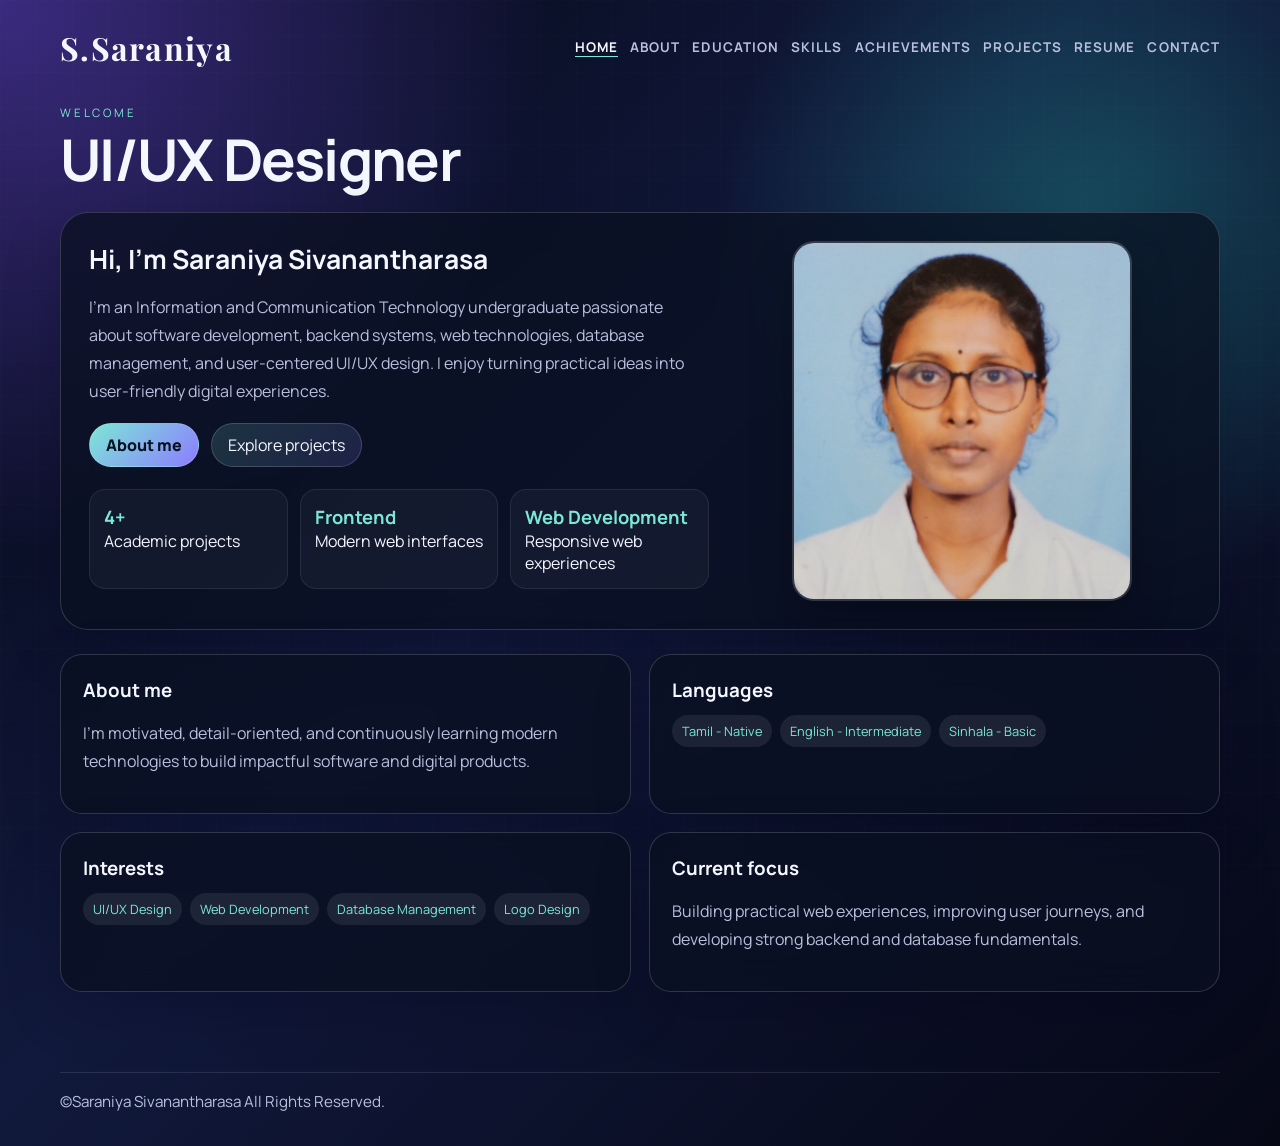
<file: index.html>
<!DOCTYPE html>
<html lang="en">
<head>
  <meta charset="UTF-8" />
  <meta name="viewport" content="width=device-width, initial-scale=1.0" />
  <title>Saraniya | Portfolio</title>
  <link rel="preconnect" href="https://fonts.googleapis.com" />
  <link rel="preconnect" href="https://fonts.gstatic.com" crossorigin />
  <link href="https://fonts.googleapis.com/css2?family=Manrope:wght@400;600;700;800&family=Playfair+Display:wght@600;700&display=swap" rel="stylesheet" />
  <link rel="stylesheet" href="style.css" />
</head>
<body>
  <header>
    <a class="logo" href="index.html">S.Saraniya</a>
    <nav>
      <a class="on" href="index.html">Home</a>
      <a href="about.html">About</a>
      <a href="education.html">Education</a>
      <a href="skills.html">Skills</a>
      <a href="achievements.html">Achievements</a>
      <a href="projects.html">Projects</a>
      <a href="resume.html">Resume</a>
      <a href="contact.html">Contact</a>
    </nav>
  </header>
  <main>
    <section class="page-intro">
      <i>Welcome</i>
      <h1>UI/UX Designer</h1>
    </section>
    <section class="hero">
      <div>
        <h2>Hi, I'm Saraniya Sivanantharasa</h2>
        <p>I'm an Information and Communication Technology undergraduate passionate about software development, backend systems, web technologies, database management, and user-centered UI/UX design. I enjoy turning practical ideas into user-friendly digital experiences.</p>
        <div class="btn-row">
          <a class="btn primary" href="about.html">About me</a>
          <a class="btn" href="projects.html">Explore projects</a>
        </div>
        <div class="stats">
          <div class="stat"><strong>4+</strong><span>Academic projects</span></div>
          <div class="stat"><strong>Frontend</strong><span>Modern web interfaces</span></div>
          <div class="stat"><strong>Web Development</strong><span>Responsive web experiences</span></div>
        </div>
      </div>
      <img src="images/profile.jpeg" alt="Saraniya portrait" />
    </section>
    <section class="grid">
      <article class="card">
        <h3>About me</h3>
        <p>I'm motivated, detail-oriented, and continuously learning modern technologies to build impactful software and digital products.</p>
      </article>
      <article class="card">
        <h3>Languages</h3>
        <div class="tag-list">
          <span>Tamil - Native</span>
          <span>English - Intermediate</span>
          <span>Sinhala - Basic</span>
        </div>
      </article>
      <article class="card">
        <h3>Interests</h3>
        <div class="tag-list">
          <span>UI/UX Design</span>
          <span>Web Development</span>
          <span>Database Management</span>
          <span>Logo Design</span>
        </div>
      </article>
      <article class="card">
        <h3>Current focus</h3>
        <p>Building practical web experiences, improving user journeys, and developing strong backend and database fundamentals.</p>
      </article>
    </section>
  </main>
  <footer>©Saraniya Sivanantharasa All Rights Reserved.</footer>
</body>
</html>
</file>
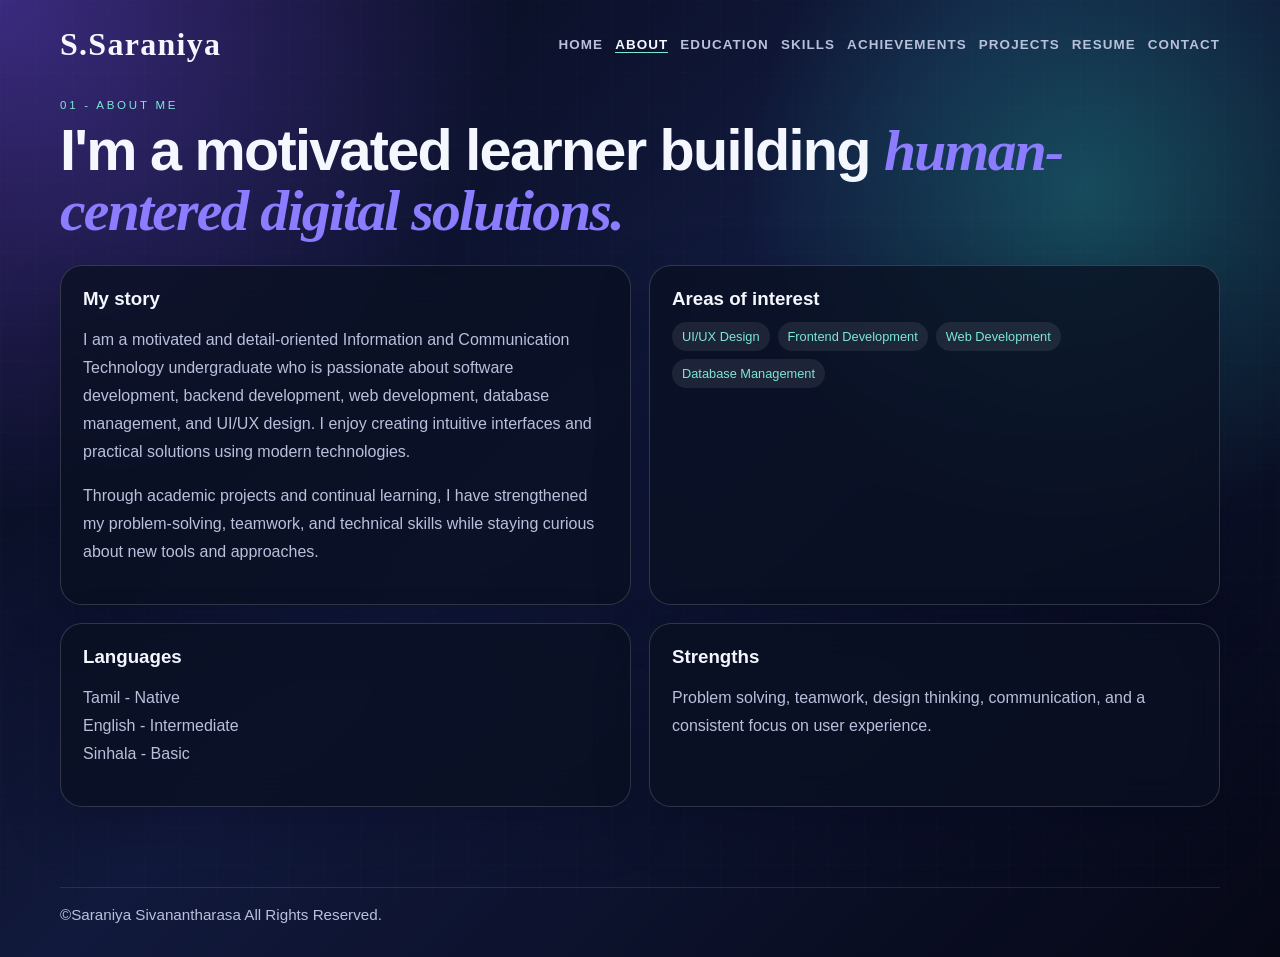
<file: about.html>
<!DOCTYPE html>
<html lang="en">
<head>
  <meta charset="UTF-8" />
  <meta name="viewport" content="width=device-width, initial-scale=1.0" />
  <title>About | Saraniya</title>
  <link rel="stylesheet" href="style.css" />
</head>
<body>
  <header>
    <a class="logo" href="index.html">S.Saraniya</a>
    <nav>
      <a href="index.html">Home</a>
      <a class="on" href="about.html">About</a>
      <a href="education.html">Education</a>
      <a href="skills.html">Skills</a>
      <a href="achievements.html">Achievements</a>
      <a href="projects.html">Projects</a>
      <a href="resume.html">Resume</a>
      <a href="contact.html">Contact</a>
    </nav>
  </header>
  <main>
    <section class="page-intro">
      <i>01 - ABOUT ME</i>
      <h1>I'm a motivated learner building <em>human-centered digital solutions.</em></h1>
    </section>
    <section class="grid">
      <article class="card">
        <h3>My story</h3>
        <p>I am a motivated and detail-oriented Information and Communication Technology undergraduate who is passionate about software development, backend development, web development, database management, and UI/UX design. I enjoy creating intuitive interfaces and practical solutions using modern technologies.</p>
        <p>Through academic projects and continual learning, I have strengthened my problem-solving, teamwork, and technical skills while staying curious about new tools and approaches.</p>
      </article>
      <article class="card">
        <h3>Areas of interest</h3>
        <div class="tag-list">
          <span>UI/UX Design</span>
          <span>Frontend Development</span>
          <span>Web Development</span>
          <span>Database Management</span>
        
        </div>
      </article>
      <article class="card">
        <h3>Languages</h3>
        <p>Tamil - Native<br />English - Intermediate<br />Sinhala - Basic</p>
      </article>
      <article class="card">
        <h3>Strengths</h3>
        <p>Problem solving, teamwork, design thinking, communication, and a consistent focus on user experience.</p>
      </article>
    </section>
  </main>
  <footer>©Saraniya Sivanantharasa All Rights Reserved.</footer>
</body>
</html>
</file>
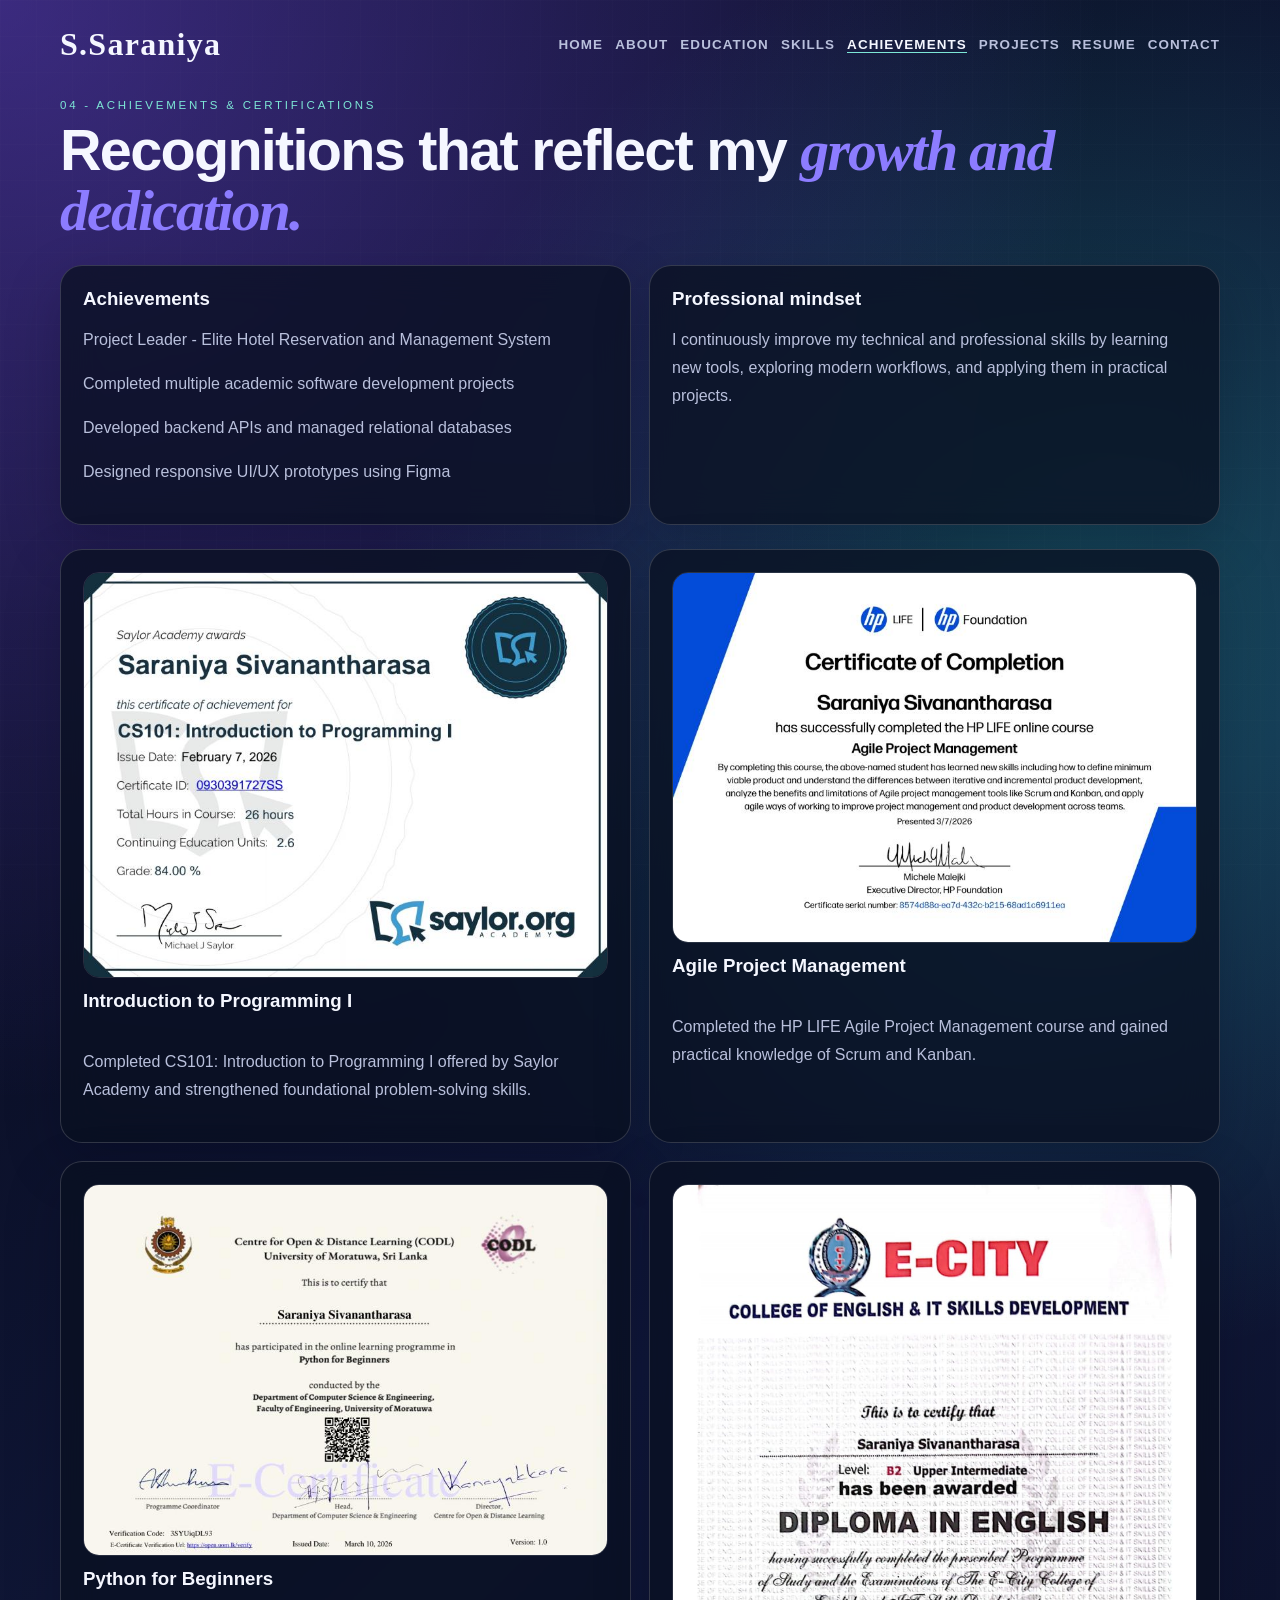
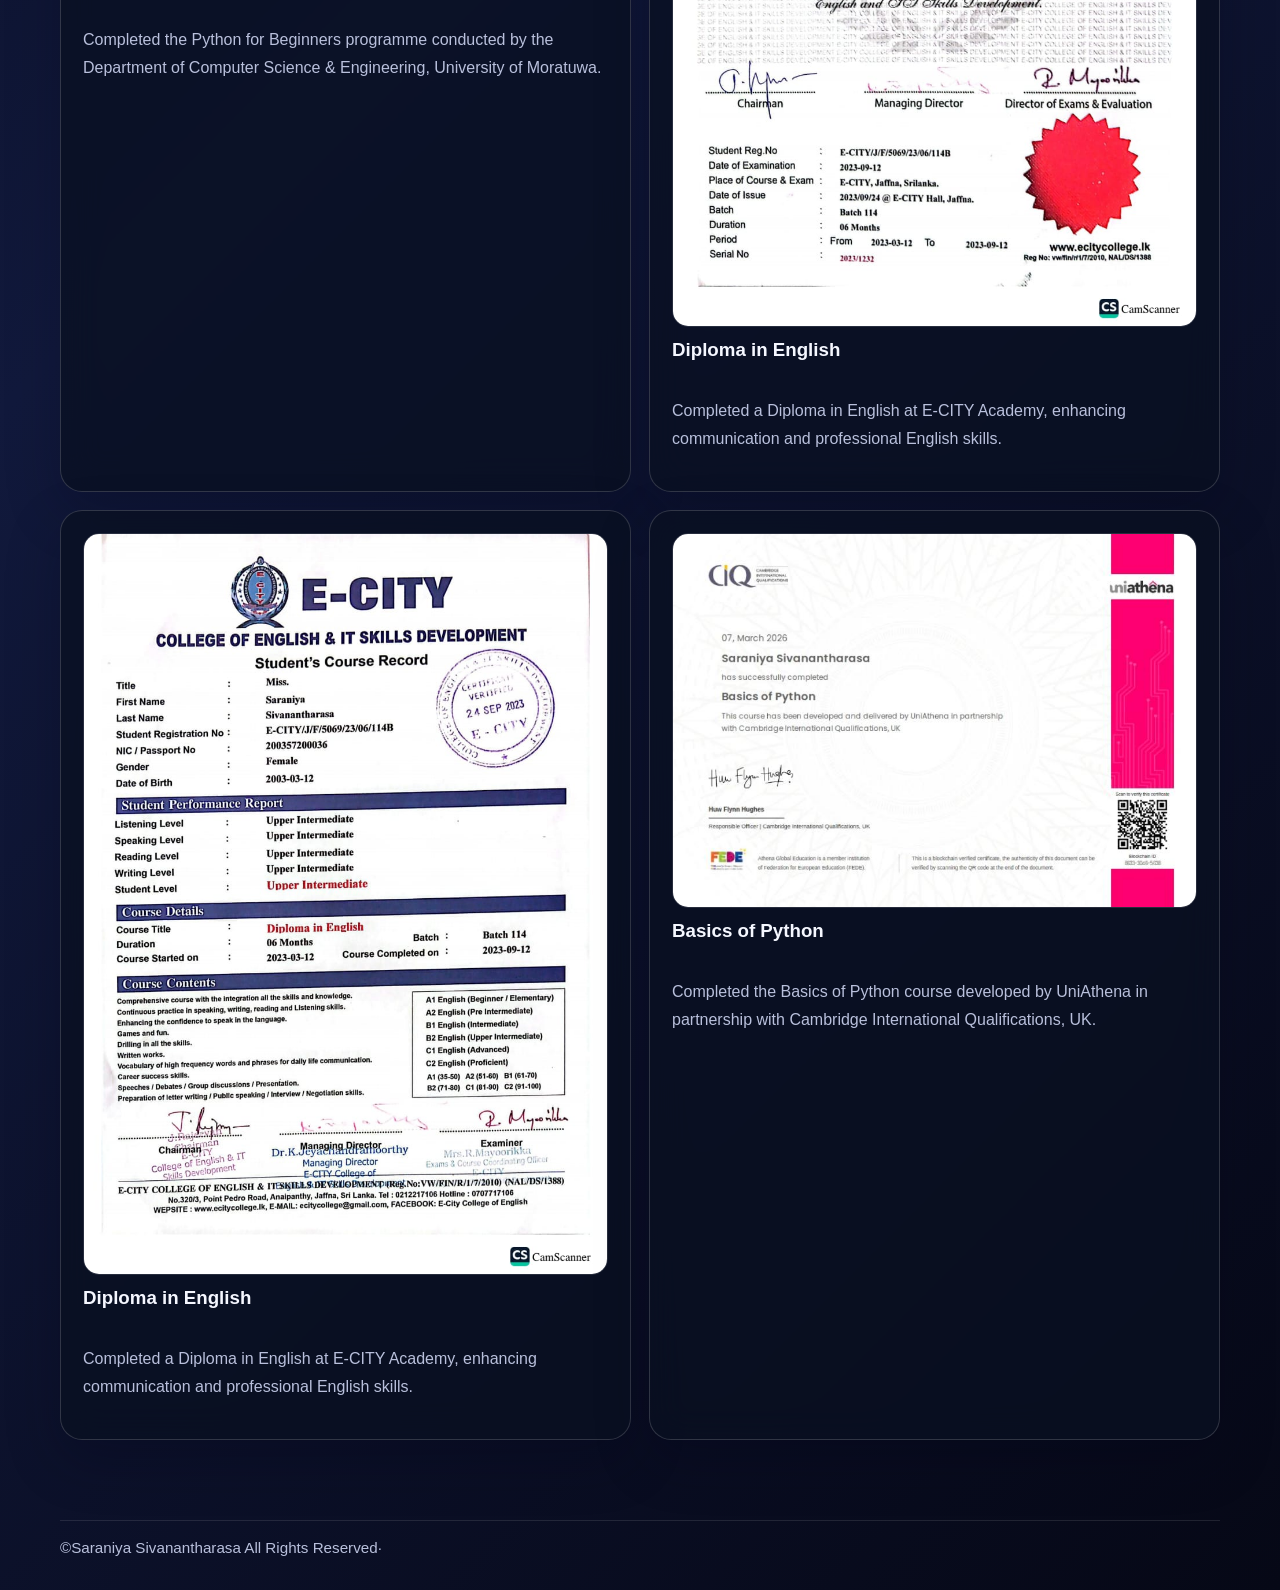
<file: achievements.html>
<!DOCTYPE html>
<html lang="en">
<head>
  <meta charset="UTF-8" />
  <meta name="viewport" content="width=device-width, initial-scale=1.0" />
  <title>Achievements | Saraniya</title>
  <link rel="stylesheet" href="style.css" />
</head>
<body>
  <header>
    <a class="logo" href="index.html">S.Saraniya</a>
    <nav>
      <a href="index.html">Home</a>
      <a href="about.html">About</a>
      <a href="education.html">Education</a>
      <a href="skills.html">Skills</a>
      <a class="on" href="achievements.html">Achievements</a>
      <a href="projects.html">Projects</a>
      <a href="resume.html">Resume</a>
      <a href="contact.html">Contact</a>
    </nav>
  </header>
  <main>
    <section class="page-intro">
      <i>04 - ACHIEVEMENTS & CERTIFICATIONS</i>
      <h1>Recognitions that reflect my <em>growth and dedication.</em></h1>
    </section>
    <section class="grid">
      <article class="card">
        <h3>Achievements</h3>
        <p>Project Leader - Elite Hotel Reservation and Management System</p>
        <p>Completed multiple academic software development projects</p>
        <p>Developed backend APIs and managed relational databases</p>
        <p>Designed responsive UI/UX prototypes using Figma</p>
      </article>
      <article class="card">
        <h3>Professional mindset</h3>
        <p>I continuously improve my technical and professional skills by learning new tools, exploring modern workflows, and applying them in practical projects.</p>
      </article>
    </section>
    <section class="cert-grid">
      <article class="card cert-card">
        <img src="images/certificates/certificate1.jpeg" alt="Introduction to Programming I certificate" />
        <h3>Introduction to Programming I</h3>
        <p>Completed CS101: Introduction to Programming I offered by Saylor Academy and strengthened foundational problem-solving skills.</p>
      </article>
      <article class="card cert-card">
        <img src="images/certificates/certificate2.jpeg" alt="Agile Project Management certificate" />
        <h3>Agile Project Management</h3>
        <p>Completed the HP LIFE Agile Project Management course and gained practical knowledge of Scrum and Kanban.</p>
      </article>
      <article class="card cert-card">
        <img src="images/certificates/certificate3.jpeg" alt="Python for Beginners certificate" />
        <h3>Python for Beginners</h3>
        <p>Completed the Python for Beginners programme conducted by the Department of Computer Science & Engineering, University of Moratuwa.</p>
      </article>
      <article class="card cert-card">
        <img src="images/certificates/certificate5.jpeg" alt="Diploma in English certificate" />
        <h3>Diploma in English</h3>
        <p>Completed a Diploma in English at E-CITY Academy, enhancing communication and professional English skills.</p>
      </article>
      <article class="card cert-card">
        <img src="images/certificates/certificate6.jpeg" alt="Diploma in English certificate" />
        <h3>Diploma in English</h3>
        <p>Completed a Diploma in English at E-CITY Academy, enhancing communication and professional English skills.</p>
      </article>
      <article class="card cert-card">
        <img src="images/certificates/certificate7.jpeg" alt="Project Management 101 certificate" />
        <h3>Basics of Python</h3>
        <p>Completed the Basics of Python course developed by UniAthena in partnership with Cambridge International Qualifications, UK.</p>
      </article>
    </section>
  </main>
  <footer>©Saraniya Sivanantharasa All Rights Reserved· </footer>
</body>
</html>
</file>
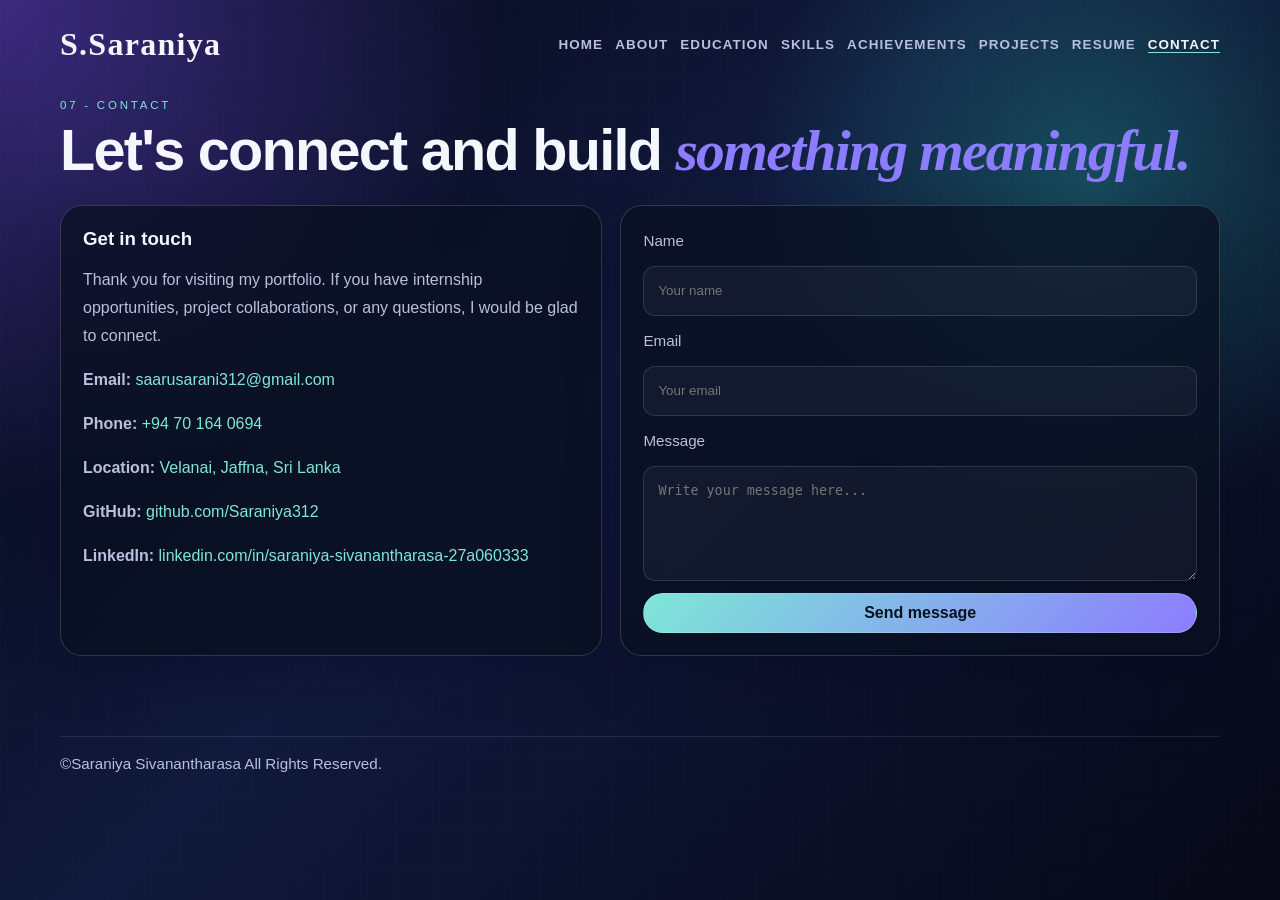
<file: contact.html>
<!DOCTYPE html>
<html lang="en">
<head>
  <meta charset="UTF-8" />
  <meta name="viewport" content="width=device-width, initial-scale=1.0" />
  <title>Contact | Saraniya</title>
  <link rel="stylesheet" href="style.css" />
</head>
<body>
  <header>
    <a class="logo" href="index.html">S.Saraniya</a>
    <nav>
      <a href="index.html">Home</a>
      <a href="about.html">About</a>
      <a href="education.html">Education</a>
      <a href="skills.html">Skills</a>
      <a href="achievements.html">Achievements</a>
      <a href="projects.html">Projects</a>
      <a href="resume.html">Resume</a>
      <a class="on" href="contact.html">Contact</a>
    </nav>
  </header>
  <main>
    <section class="page-intro">
      <i>07 - CONTACT</i>
      <h1>Let's connect and build <em>something meaningful.</em></h1>
    </section>
    <section class="contact-wrap">
      <article class="contact-card">
        <h3>Get in touch</h3>
        <p>Thank you for visiting my portfolio. If you have internship opportunities, project collaborations, or any questions, I would be glad to connect.</p>
        <p><strong>Email:</strong> <a href="mailto:saarusarani312@gmail.com">saarusarani312@gmail.com</a></p>
        <p><strong>Phone:</strong> <a href="tel:+94701640694">+94 70 164 0694</a></p>
        <p><strong>Location:</strong> <a href="https://maps.app.goo.gl/Jn2BxbfatQN2xSCCA" target="_blank" rel="noopener noreferrer">Velanai, Jaffna, Sri Lanka</a></p>
        <p><strong>GitHub:</strong> <a href="https://github.com/Saraniya312" target="_blank" rel="noopener noreferrer">github.com/Saraniya312</a></p>
        <p><strong>LinkedIn:</strong> <a href="https://www.linkedin.com/in/saraniya-sivanantharasa-27a060333" target="_blank" rel="noopener noreferrer">linkedin.com/in/saraniya-sivanantharasa-27a060333</a></p>
      </article>
      <form>
        <label for="name">Name</label>
        <input id="name" type="text" placeholder="Your name" />
        <label for="email">Email</label>
        <input id="email" type="email" placeholder="Your email" />
        <label for="message">Message</label>
        <textarea id="message" placeholder="Write your message here..."></textarea>
        <a class="btn primary" href="mailto:saarusarani312@gmail.com">Send message</a>
      </form>
    </section>
  </main>
  <footer>©Saraniya Sivanantharasa All Rights Reserved.</footer>
</body>
</html>
</file>
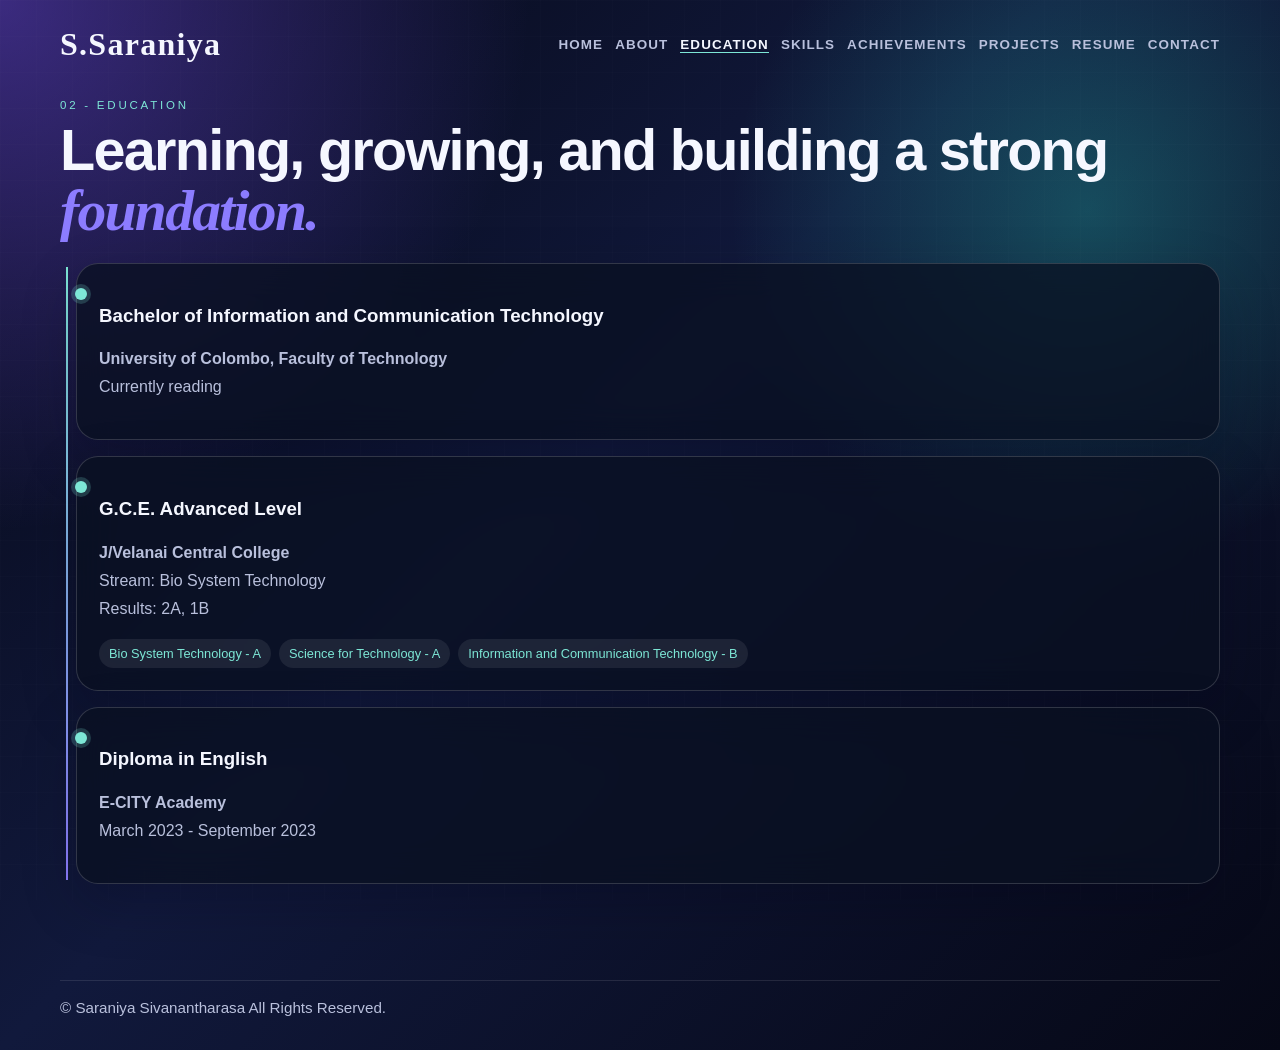
<file: education.html>
<!DOCTYPE html>
<html lang="en">
<head>
  <meta charset="UTF-8" />
  <meta name="viewport" content="width=device-width, initial-scale=1.0" />
  <title>Education | Saraniya</title>
  <link rel="stylesheet" href="style.css" />
</head>
<body>
  <header>
    <a class="logo" href="index.html">S.Saraniya</a>
    <nav>
      <a href="index.html">Home</a>
      <a href="about.html">About</a>
      <a class="on" href="education.html">Education</a>
      <a href="skills.html">Skills</a>
      <a href="achievements.html">Achievements</a>
      <a href="projects.html">Projects</a>
      <a href="resume.html">Resume</a>
      <a href="contact.html">Contact</a>
    </nav>
  </header>
  <main>
    <section class="page-intro">
      <i>02 - EDUCATION</i>
      <h1>Learning, growing, and building a strong <em>foundation.</em></h1>
    </section>
    <section class="timeline">
      <article class="timeline-item">
        <h3>Bachelor of Information and Communication Technology</h3>
        <p><strong>University of Colombo, Faculty of Technology</strong><br />Currently reading</p>
      </article>
      <article class="timeline-item">
        <h3>G.C.E. Advanced Level</h3>
        <p><strong>J/Velanai Central College</strong><br />Stream: Bio System Technology<br />Results: 2A, 1B</p>
        <div class="tag-list">
          <span>Bio System Technology - A</span>
          <span>Science for Technology - A</span>
          <span>Information and Communication Technology - B</span>
        </div>
      </article>
      <article class="timeline-item">
        <h3>Diploma in English</h3>
        <p><strong>E-CITY Academy</strong><br />March 2023 - September 2023</p>
      </article>
    </section>
  </main>
  <footer>© Saraniya Sivanantharasa All Rights Reserved.</footer>
</body>
</html>
</file>
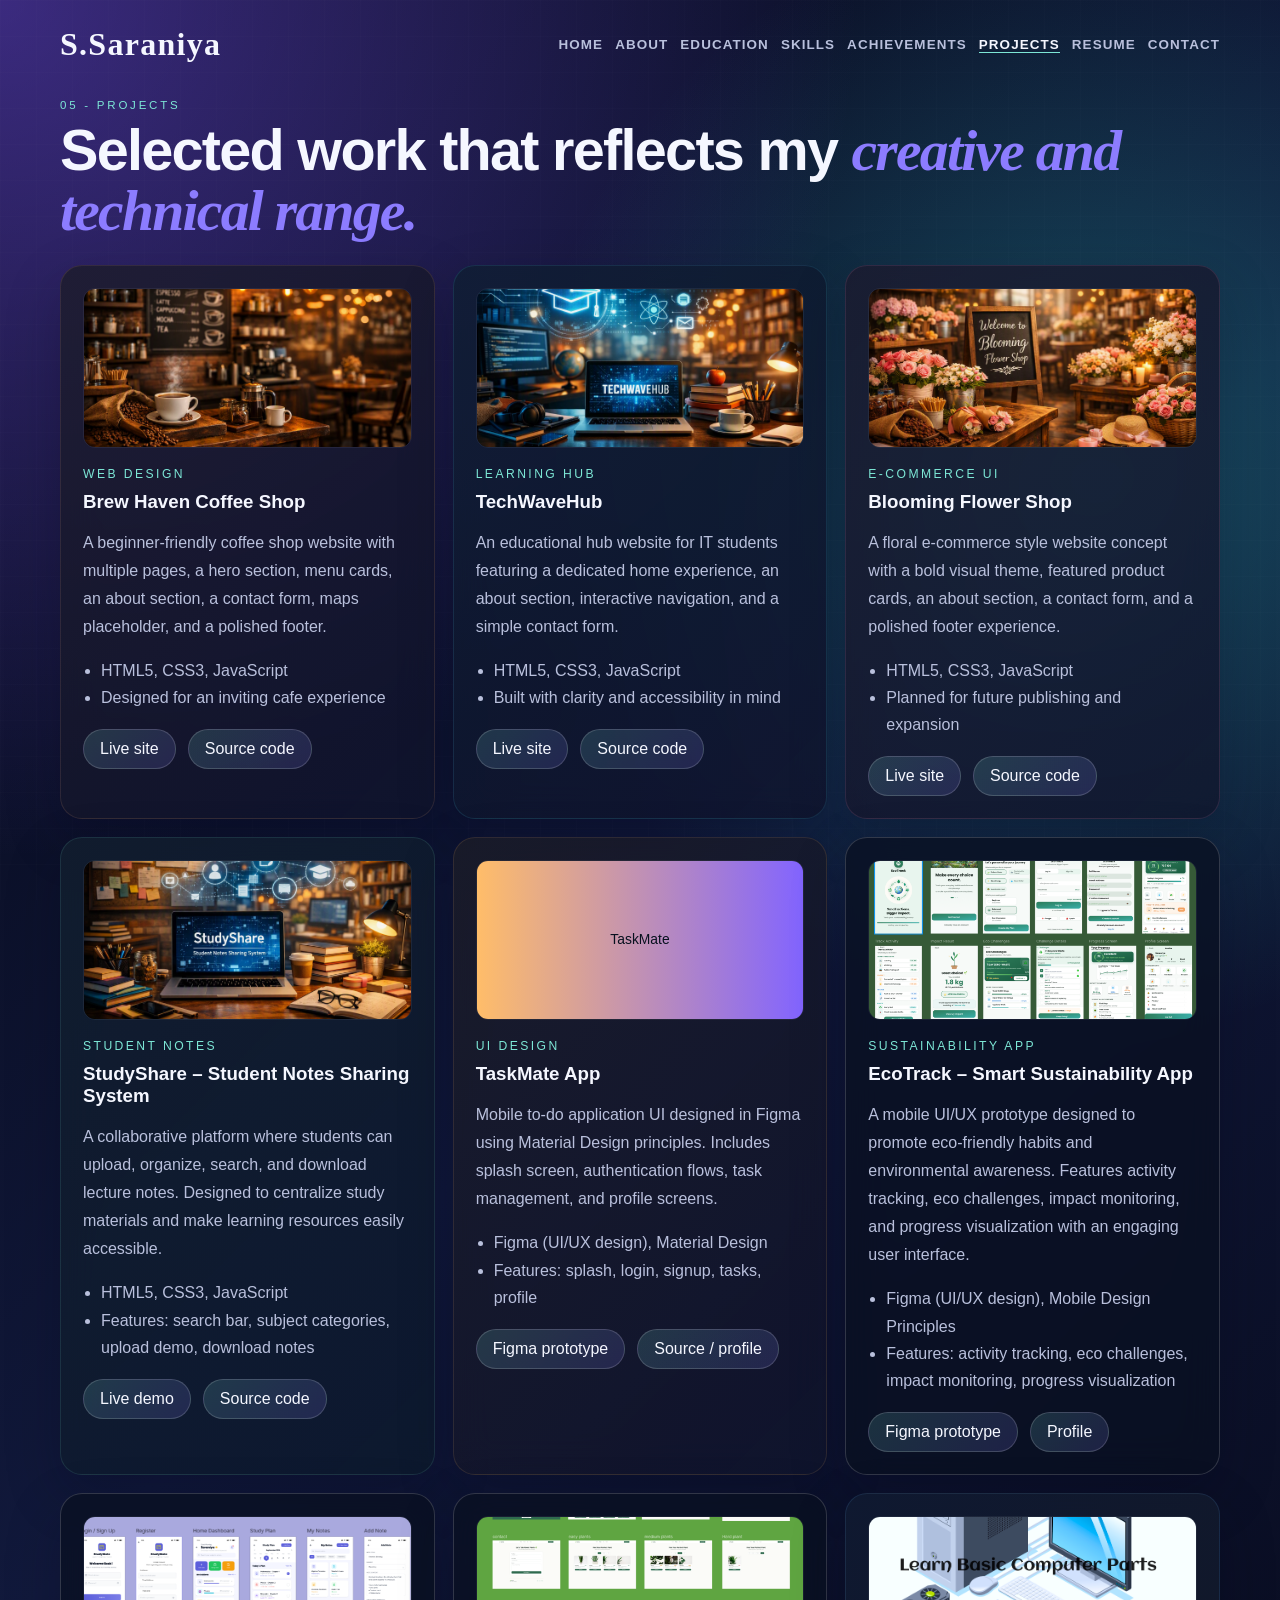
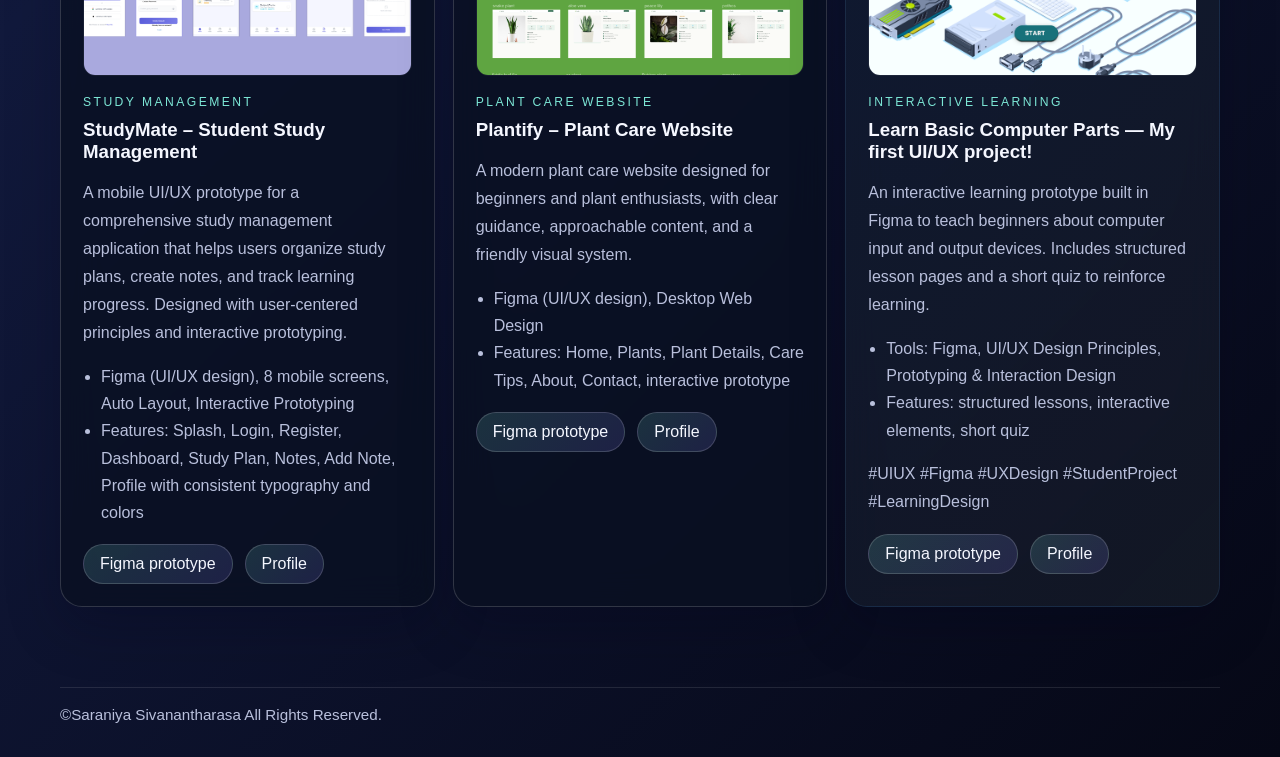
<file: projects.html>
<!DOCTYPE html>
<html lang="en">
<head>
  <meta charset="UTF-8" />
  <meta name="viewport" content="width=device-width, initial-scale=1.0" />
  <title>Projects | Saraniya</title>
  <link rel="stylesheet" href="style.css" />
</head>
<body>
  <header>
    <a class="logo" href="index.html">S.Saraniya</a>
    <nav>
      <a href="index.html">Home</a>
      <a href="about.html">About</a>
      <a href="education.html">Education</a>
      <a href="skills.html">Skills</a>
      <a href="achievements.html">Achievements</a>
      <a class="on" href="projects.html">Projects</a>
      <a href="resume.html">Resume</a>
      <a href="contact.html">Contact</a>
    </nav>
  </header>
  <main>
    <section class="page-intro">
      <i>05 - PROJECTS</i>
      <h1>Selected work that reflects my <em>creative and technical range.</em></h1>
    </section>
    <section class="projects-grid">
      <article class="project-card brew-haven">
        <div class="thumb"><img src="images/projects/brew-haven-bg.png" alt="Brew Haven thumbnail"></div>
        <span class="pill">Web Design</span>
        <h3>Brew Haven Coffee Shop</h3>
        <p>A beginner-friendly coffee shop website with multiple pages, a hero section, menu cards, an about section, a contact form, maps placeholder, and a polished footer.</p>
        <ul>
          <li>HTML5, CSS3, JavaScript</li>
          <li>Designed for an inviting cafe experience</li>
        </ul>
        <div class="btn-row">
          <a class="btn" href="https://Saraniya312.github.io/Brew-haven-coffee-shop/" target="_blank" rel="noopener noreferrer">Live site</a>
          <a class="btn" href="https://github.com/Saraniya312" target="_blank" rel="noopener noreferrer">Source code</a>
        </div>
      </article>
      <article class="project-card techwavehub">
        <div class="thumb"><img src="images/projects/techwavehub-bg.png" alt="TechWaveHub thumbnail"></div>
        <span class="pill">Learning Hub</span>
        <h3>TechWaveHub</h3>
        <p>An educational hub website for IT students featuring a dedicated home experience, an about section, interactive navigation, and a simple contact form.</p>
        <ul>
          <li>HTML5, CSS3, JavaScript</li>
          <li>Built with clarity and accessibility in mind</li>
        </ul>
        <div class="btn-row">
          <a class="btn" href="https://Saraniya312.github.io/TechWave-Hub/" target="_blank" rel="noopener noreferrer">Live site</a>
          <a class="btn" href="https://github.com/Saraniya312" target="_blank" rel="noopener noreferrer">Source code</a>
        </div>
      </article>
      <article class="project-card blooming">
        <div class="thumb"><img src="images/projects/blooming-flower-bg.png" alt="Blooming Flower thumbnail"></div>
        <span class="pill">E-commerce UI</span>
        <h3>Blooming Flower Shop</h3>
        <p>A floral e-commerce style website concept with a bold visual theme, featured product cards, an about section, a contact form, and a polished footer experience.</p>
        <ul>
          <li>HTML5, CSS3, JavaScript</li>
          <li>Planned for future publishing and expansion</li>
        </ul>
        <div class="btn-row">
          <a class="btn" href="https://saraniya312.github.io/Blooming-Flower-Shop-/" target="_blank" rel="noopener noreferrer">Live site</a>
          <a class="btn" href="https://github.com/Saraniya312" target="_blank" rel="noopener noreferrer">Source code</a>
        </div>
      </article>
      <article class="project-card studyshare">
        <div class="thumb"><img src="images/projects/studyshare-bg.png" alt="StudyShare thumbnail"></div>
        <span class="pill">Student Notes</span>
        <h3>StudyShare – Student Notes Sharing System</h3>
        <p>A collaborative platform where students can upload, organize, search, and download lecture notes. Designed to centralize study materials and make learning resources easily accessible.</p>
        <ul>
          <li>HTML5, CSS3, JavaScript</li>
          <li>Features: search bar, subject categories, upload demo, download notes</li>
        </ul>
        <div class="btn-row">
          <a class="btn" href="https://saraniya312.github.io/StudyShare-Student-Notes-Sharing-System/" target="_blank" rel="noopener noreferrer">Live demo</a>
          <a class="btn" href="https://github.com/Saraniya312/StudyShare-Student-Notes-Sharing-System" target="_blank" rel="noopener noreferrer">Source code</a>
        </div>
      </article>
      <article class="project-card taskmate">
        <div class="thumb"><img src="images/projects/taskmate.svg" alt="TaskMate thumbnail"></div>
        <span class="pill">UI Design</span>
        <h3>TaskMate App</h3>
        <p>Mobile to-do application UI designed in Figma using Material Design principles. Includes splash screen, authentication flows, task management, and profile screens.</p>
        <ul>
          <li>Figma (UI/UX design), Material Design</li>
          <li>Features: splash, login, signup, tasks, profile</li>
        </ul>
        <div class="btn-row">
          <a class="btn" href="https://www.figma.com/proto/xzMB9vAe1ijKRiHowBv30t/TaskMate-App?node-id=0-1&t=tzqaetIzqPZSJILB-1" target="_blank" rel="noopener noreferrer">Figma prototype</a>
          <a class="btn" href="https://github.com/Saraniya312" target="_blank" rel="noopener noreferrer">Source / profile</a>
        </div>
      </article>
      <article class="project-card ecotrack">
        <div class="thumb"><img src="images/projects/EcoTrack.png" alt="EcoTrack thumbnail"></div>
        <span class="pill">Sustainability App</span>
        <h3>EcoTrack – Smart Sustainability App</h3>
        <p>A mobile UI/UX prototype designed to promote eco-friendly habits and environmental awareness. Features activity tracking, eco challenges, impact monitoring, and progress visualization with an engaging user interface.</p>
        <ul>
          <li>Figma (UI/UX design), Mobile Design Principles</li>
          <li>Features: activity tracking, eco challenges, impact monitoring, progress visualization</li>
        </ul>
        <div class="btn-row">
          <a class="btn" href="https://www.figma.com/proto/qjjGJ7Zj9PAuDl3YPLnQnI/Untitled?node-id=0-1&t=pixxXiUAVgRHP7QS-1" target="_blank" rel="noopener noreferrer">Figma prototype</a>
          <a class="btn" href="https://github.com/Saraniya312" target="_blank" rel="noopener noreferrer">Profile</a>
        </div>
      </article>
      <article class="project-card studymate">
        <div class="thumb"><img src="images/projects/Studymade.png" alt="StudyMate thumbnail"></div>
        <span class="pill">Study Management</span>
        <h3>StudyMate – Student Study Management</h3>
        <p>A mobile UI/UX prototype for a comprehensive study management application that helps users organize study plans, create notes, and track learning progress. Designed with user-centered principles and interactive prototyping.</p>
        <ul>
          <li>Figma (UI/UX design), 8 mobile screens, Auto Layout, Interactive Prototyping</li>
          <li>Features: Splash, Login, Register, Dashboard, Study Plan, Notes, Add Note, Profile with consistent typography and colors</li>
        </ul>
        <div class="btn-row">
          <a class="btn" href="https://www.figma.com/proto/LoxrIUDd2DGF5O2TOuyp7c/StudyMate?node-id=0-1&t=7howQc9EMJXGt5CU-1" target="_blank" rel="noopener noreferrer">Figma prototype</a>
          <a class="btn" href="https://github.com/Saraniya312" target="_blank" rel="noopener noreferrer">Profile</a>
        </div>
      </article>
      <article class="project-card plantify">
        <div class="thumb"><img src="images/projects/Plantify.png" alt="Plantify plant care website thumbnail"></div>
        <span class="pill">Plant Care Website</span>
        <h3>Plantify – Plant Care Website</h3>
        <p>A modern plant care website designed for beginners and plant enthusiasts, with clear guidance, approachable content, and a friendly visual system.</p>
        <ul>
          <li>Figma (UI/UX design), Desktop Web Design</li>
          <li>Features: Home, Plants, Plant Details, Care Tips, About, Contact, interactive prototype</li>
        </ul>
        <div class="btn-row">
          <a class="btn" href="https://www.figma.com/proto/wRkiDWYi5UXk7cZ1DoEbEe/%F0%9F%8C%BFPlantify?node-id=0-1&amp;t=d8MkUklT7HjYGeeI-1" target="_blank" rel="noopener noreferrer">Figma prototype</a>
          <a class="btn" href="https://github.com/Saraniya312" target="_blank" rel="noopener noreferrer">Profile</a>
        </div>
      </article>
      <article class="project-card learn-basic">
        <div class="thumb"><img src="images/projects/Learn Basic Computer Parts.png" alt="Learn Basic Computer Parts thumbnail"></div>
        <span class="pill">Interactive Learning</span>
        <h3>Learn Basic Computer Parts — My first UI/UX project!</h3>
        <p>An interactive learning prototype built in Figma to teach beginners about computer input and output devices. Includes structured lesson pages and a short quiz to reinforce learning.</p>
        <ul>
          <li>Tools: Figma, UI/UX Design Principles, Prototyping &amp; Interaction Design</li>
          <li>Features: structured lessons, interactive elements, short quiz</li>
        </ul>
        <p class="project-tags">#UIUX #Figma #UXDesign #StudentProject #LearningDesign</p>
        <div class="btn-row">
          <a class="btn" href="https://www.figma.com/proto/cTWEbYUNIq4FDHmOYm63eq/Learn-Basic-Computer-parts?node-id=1-2&starting-point-node-id=1%3A2&t=QHkPzmaZPWALxRsT-1" target="_blank" rel="noopener noreferrer">Figma prototype</a>
          <a class="btn" href="https://github.com/Saraniya312" target="_blank" rel="noopener noreferrer">Profile</a>
        </div>
      </article>
    </section>
  </main>
  <footer>©Saraniya Sivanantharasa All Rights Reserved.</footer>
</body>
</html>
</file>
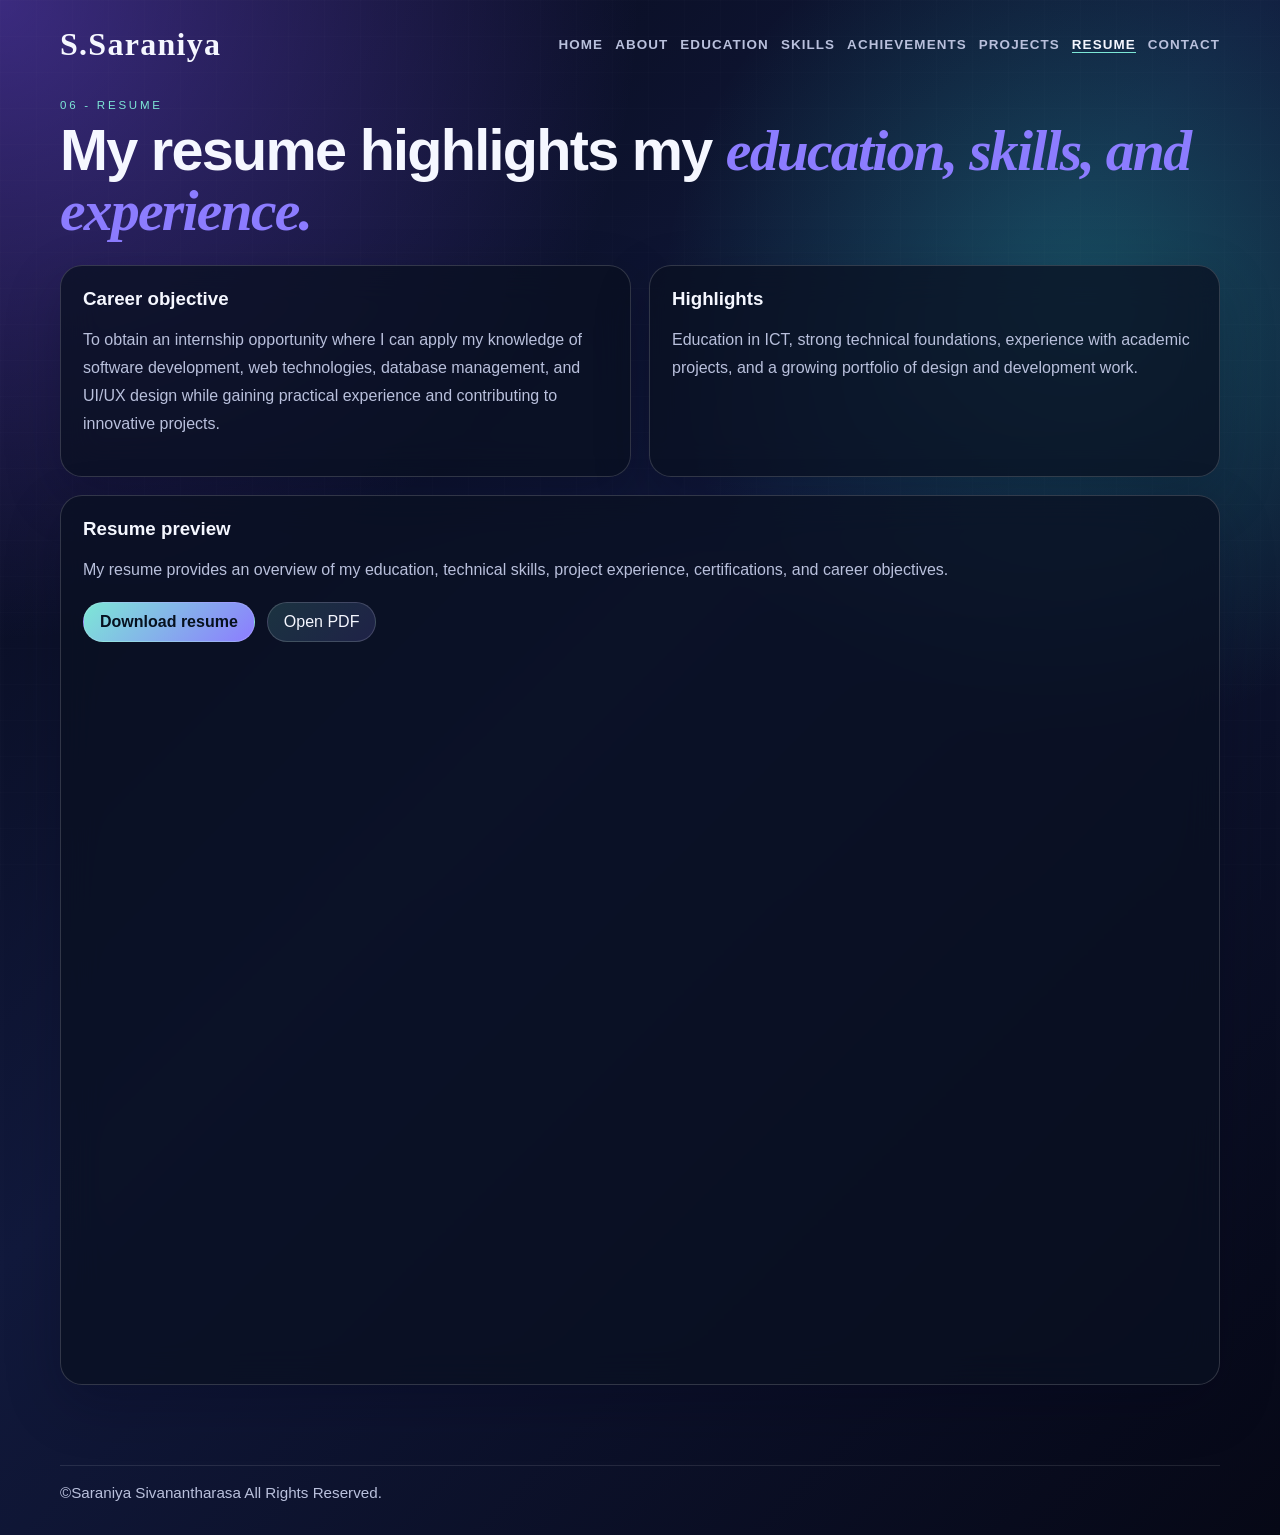
<file: resume.html>
<!DOCTYPE html>
<html lang="en">
<head>
  <meta charset="UTF-8" />
  <meta name="viewport" content="width=device-width, initial-scale=1.0" />
  <title>Resume | Saraniya</title>
  <link rel="stylesheet" href="style.css" />
</head>
<body>
  <header>
    <a class="logo" href="index.html">S.Saraniya</a>
    <nav>
      <a href="index.html">Home</a>
      <a href="about.html">About</a>
      <a href="education.html">Education</a>
      <a href="skills.html">Skills</a>
      <a href="achievements.html">Achievements</a>
      <a href="projects.html">Projects</a>
      <a class="on" href="resume.html">Resume</a>
      <a href="contact.html">Contact</a>
    </nav>
  </header>
  <main>
    <section class="page-intro">
      <i>06 - RESUME</i>
      <h1>My resume highlights my <em>education, skills, and experience.</em></h1>
    </section>
    <section class="grid">
      <article class="card">
        <h3>Career objective</h3>
        <p>To obtain an internship opportunity where I can apply my knowledge of software development, web technologies, database management, and UI/UX design while gaining practical experience and contributing to innovative projects.</p>
      </article>
      <article class="card">
        <h3>Highlights</h3>
        <p>Education in ICT, strong technical foundations, experience with academic projects, and a growing portfolio of design and development work.</p>
      </article>
    </section>
    <section class="panel resume-preview">
      <h3>Resume preview</h3>
      <p>My resume provides an overview of my education, technical skills, project experience, certifications, and career objectives.</p>
      <div class="btn-row">
        <a class="btn primary" href="docs/resume.pdf" download>Download resume</a>
        <a class="btn" href="docs/resume.pdf" target="_blank" rel="noopener noreferrer">Open PDF</a>
      </div>
      <iframe class="resume-frame" src="docs/resume.pdf" title="Saraniya resume"></iframe>
    </section>
  </main>
  <footer>©Saraniya Sivanantharasa All Rights Reserved.</footer>
</body>
</html>
</file>
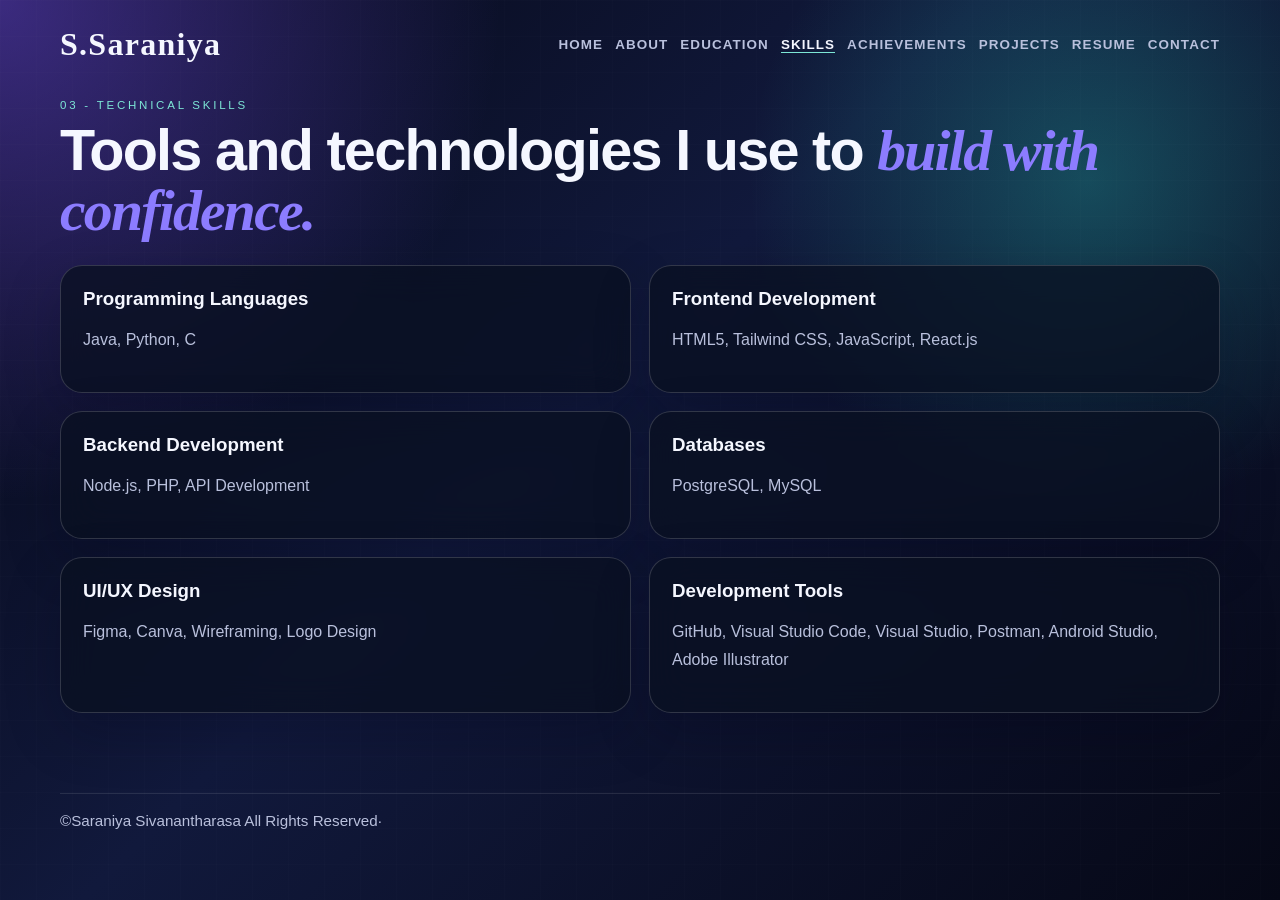
<file: skills.html>
<!DOCTYPE html>
<html lang="en">
<head>
  <meta charset="UTF-8" />
  <meta name="viewport" content="width=device-width, initial-scale=1.0" />
  <title>Skills | Saraniya</title>
  <link rel="stylesheet" href="style.css" />
</head>
<body>
  <header>
    <a class="logo" href="index.html">S.Saraniya</a>
    <nav>
      <a href="index.html">Home</a>
      <a href="about.html">About</a>
      <a href="education.html">Education</a>
      <a class="on" href="skills.html">Skills</a>
      <a href="achievements.html">Achievements</a>
      <a href="projects.html">Projects</a>
      <a href="resume.html">Resume</a>
      <a href="contact.html">Contact</a>
    </nav>
  </header>
  <main>
    <section class="page-intro">
      <i>03 - TECHNICAL SKILLS</i>
      <h1>Tools and technologies I use to <em>build with confidence.</em></h1>
    </section>
    <section class="grid">
      <article class="card">
        <h3>Programming Languages</h3>
        <p>Java, Python, C</p>
      </article>
      <article class="card">
        <h3>Frontend Development</h3>
        <p>HTML5, Tailwind CSS, JavaScript, React.js</p>
      </article>
      <article class="card">
        <h3>Backend Development</h3>
        <p>Node.js, PHP, API Development</p>
      </article>
      <article class="card">
        <h3>Databases</h3>
        <p>PostgreSQL, MySQL</p>
      </article>
      <article class="card">
        <h3>UI/UX Design</h3>
        <p>Figma, Canva, Wireframing, Logo Design</p>
      </article>
      <article class="card">
        <h3>Development Tools</h3>
        <p>GitHub, Visual Studio Code, Visual Studio, Postman, Android Studio, Adobe Illustrator</p>
      </article>
    </section>
  </main>
  <footer>©Saraniya Sivanantharasa All Rights Reserved·</footer>
</body>
</html>
</file>
<file: style.css>
:root {
  --bg: #060816;
  --panel: rgba(10, 17, 34, 0.76);
  --panel-strong: rgba(17, 24, 49, 0.95);
  --text: #f5f7ff;
  --muted: #b9c0dc;
  --accent: #7de7d6;
  --accent-2: #8c7cff;
  --border: rgba(255,255,255,0.16);
}
* { box-sizing: border-box; }
body {
  margin: 0;
  font-family: 'Manrope', Arial, sans-serif;
  color: var(--text);
  background:
    radial-gradient(circle at top left, rgba(124, 85, 255, 0.45), transparent 32%),
    radial-gradient(circle at 85% 20%, rgba(42, 216, 199, 0.28), transparent 26%),
    linear-gradient(135deg, #060816 0%, #11193c 45%, #060816 100%);
  min-height: 100vh;
}
body::before {
  content: '';
  position: fixed;
  inset: 0;
  pointer-events: none;
  background-image:
    linear-gradient(rgba(255,255,255,0.06) 1px, transparent 1px),
    linear-gradient(90deg, rgba(255,255,255,0.06) 1px, transparent 1px);
  background-size: 36px 36px;
  opacity: 0.22;
}
header, main, footer {
  width: min(1160px, calc(100% - 36px));
  margin: 0 auto;
}
header {
  display: flex;
  justify-content: space-between;
  align-items: center;
  padding: 26px 0 12px;
  gap: 18px;
}
.logo {
  text-decoration: none;
  color: var(--text);
  font-family: 'Playfair Display', Georgia, serif;
  font-size: 2rem;
  font-weight: 700;
  letter-spacing: 0.04em;
}
.logo span { color: var(--accent); }
nav { display: flex; flex-wrap: wrap; gap: 12px; justify-content: flex-end; }
nav a {
  color: var(--muted);
  text-decoration: none;
  font-size: 0.84rem;
  font-weight: 700;
  letter-spacing: 0.08em;
  text-transform: uppercase;
}
nav a:hover, nav a.on { color: var(--text); border-bottom: 1px solid var(--accent); }
main { padding: 24px 0 80px; }
.page-intro {
  display: flex; flex-direction: column; gap: 10px; margin-bottom: 22px;
}
.page-intro i {
  font-style: normal;
  color: var(--accent);
  letter-spacing: 0.24em;
  font-size: 0.72rem;
  text-transform: uppercase;
}
.page-intro h1 {
  margin: 0;
  font-size: clamp(2.2rem, 5.4vw, 3.6rem);
  line-height: 1.04;
  letter-spacing: -0.03em;
}
.page-intro h1 em {
  color: var(--accent-2);
  font-family: 'Playfair Display', Georgia, serif;
  font-style: italic;
  font-weight: 600;
}
.hero, .panel, .card, .timeline-item, .project-card, .contact-card, form {
  background: var(--panel);
  border: 1px solid var(--border);
  box-shadow: 0 20px 55px rgba(2, 6, 23, 0.24);
  -webkit-backdrop-filter: blur(18px);
  backdrop-filter: blur(18px);
}
.hero {
  display: grid;
  grid-template-columns: 1.15fr 0.85fr;
  gap: 24px;
  padding: 28px;
  border-radius: 28px;
}
.hero h2 { margin: 0 0 10px; font-size: 1.65rem; }
.hero p, .panel p, .card p, .timeline-item p, .project-card p, .contact-card p, form label, form input, form textarea {
  color: var(--muted);
  line-height: 1.75;
}
.hero img {
  width: 100%;
  max-width: 340px;
  height: 360px;
  border-radius: 22px;
  object-fit: cover;
  border: 2px solid rgba(255,255,255,0.16);
  justify-self: center;
  box-shadow: 0 18px 40px rgba(0, 0, 0, 0.28);
}
.btn-row { display: flex; flex-wrap: wrap; gap: 12px; margin-top: 18px; }
.btn {
  display: inline-flex;
  align-items: center;
  justify-content: center;
  padding: 10px 16px;
  border-radius: 999px;
  border: 1px solid var(--border);
  text-decoration: none;
  color: var(--text);
  background: linear-gradient(135deg, rgba(125,231,214,0.16), rgba(140,124,255,0.16));
}
.btn.primary { background: linear-gradient(135deg, var(--accent), var(--accent-2)); color: #07111f; font-weight: 800; }
.stats {
  display: grid; grid-template-columns: repeat(3, minmax(0,1fr)); gap: 12px; margin-top: 22px;
}
.stat {
  padding: 14px;
  border-radius: 16px;
  background: rgba(255,255,255,0.04);
  border: 1px solid rgba(255,255,255,0.08);
}
.stat strong { display: block; font-size: 1.15rem; color: var(--accent); }
.grid, .projects-grid, .cert-grid {
  display: grid; gap: 18px;
}
.grid { grid-template-columns: repeat(2, minmax(0,1fr)); margin-top: 24px; }
.card, .panel, .project-card, .contact-card, .timeline-item, form {
  border-radius: 22px;
  padding: 22px;
}
.card h3, .panel h3, .project-card h3, .contact-card h3 { margin-top: 0; margin-bottom: 8px; }
.tag-list {
  display: flex; flex-wrap: wrap; gap: 8px; margin-top: 12px;
}
.tag-list span {
  border-radius: 999px;
  padding: 7px 10px;
  background: rgba(255,255,255,0.08);
  color: var(--accent);
  font-size: 0.8rem;
}
.timeline {
  position: relative; margin-top: 22px; padding-left: 16px;
}
.timeline::before {
  content: '';
  position: absolute;
  left: 6px;
  top: 4px;
  bottom: 4px;
  width: 2px;
  background: linear-gradient(var(--accent), var(--accent-2));
}
.timeline-item { margin-bottom: 16px; padding-left: 22px; position: relative; }
.timeline-item::before {
  content: '';
  position: absolute; left: -2px; top: 24px; width: 12px; height: 12px; border-radius: 50%; background: var(--accent); box-shadow: 0 0 0 4px rgba(125,231,214,0.2);
}
.projects-grid { grid-template-columns: repeat(3, minmax(0,1fr)); margin-top: 24px; }
.project-card .pill { display: inline-block; margin-bottom: 10px; font-size: 0.76rem; text-transform: uppercase; letter-spacing: 0.2em; color: var(--accent); }
.project-card ul { padding-left: 18px; color: var(--muted); line-height: 1.7; }
.cert-grid { grid-template-columns: repeat(2, minmax(0,1fr)); margin-top: 24px; }
.cert-card { display: flex; flex-direction: column; gap: 12px; }
.cert-card img {
  width: 100%;
  border-radius: 16px;
  border: 1px solid rgba(255,255,255,0.12);
}
.project-card .thumb { margin-bottom: 12px; }
.project-card .thumb img { width: 100%; height: 160px; object-fit: cover; border-radius: 12px; border: 1px solid rgba(255,255,255,0.06); }
.contact-wrap {
  display: grid; grid-template-columns: 0.95fr 1.05fr; gap: 18px; margin-top: 24px;
}
.resume-preview { margin-top: 18px; }
.resume-frame {
  width: 100%;
  min-height: 700px;
  margin-top: 16px;
  border: 0;
  border-radius: 16px;
}

/* Unique backgrounds for project cards */
.project-card.brew-haven {
  background: linear-gradient(135deg, rgba(255,183,128,0.06), rgba(125,85,255,0.04)), var(--panel);
  border-color: rgba(255,183,128,0.12);
}
.project-card.techwavehub {
  background: linear-gradient(135deg, rgba(72,219,251,0.06), rgba(124,58,237,0.04)), var(--panel);
  border-color: rgba(72,219,251,0.12);
}
.project-card.blooming {
  background: linear-gradient(135deg, rgba(255,147,193,0.06), rgba(140,124,255,0.04)), var(--panel);
  border-color: rgba(255,147,193,0.12);
}
.project-card.studyshare {
  background: linear-gradient(135deg, rgba(125,231,214,0.06), rgba(64,196,255,0.04)), var(--panel);
  border-color: rgba(125,231,214,0.12);
}
.project-card.taskmate {
  background: linear-gradient(135deg, rgba(255,189,105,0.06), rgba(130,100,255,0.04)), var(--panel);
  border-color: rgba(255,189,105,0.12);
}
.project-card.learn-basic {
  background: linear-gradient(135deg, rgba(100,180,255,0.06), rgba(255,236,148,0.04)), var(--panel);
  border-color: rgba(100,180,255,0.12);
}
.contact-card a { color: var(--accent); text-decoration: none; }
form { display: grid; gap: 12px; }
form label { font-size: 0.95rem; }
form input, form textarea {
  width: 100%; border: 1px solid rgba(255,255,255,0.12); border-radius: 12px; padding: 12px 14px; color: var(--text); background: rgba(255,255,255,0.04);
}
form textarea { min-height: 115px; resize: vertical; }
footer {
  padding: 18px 0 34px;
  color: var(--muted);
  border-top: 1px solid rgba(255,255,255,0.1);
  font-size: 0.95rem;
}
@media (max-width: 900px) {
  .hero, .contact-wrap, .grid, .projects-grid, .cert-grid { grid-template-columns: 1fr; }
}
@media (max-width: 640px) {
  header { flex-direction: column; align-items: flex-start; }
  nav { justify-content: flex-start; }
  .hero, .card, .panel, .project-card, .contact-card, .timeline-item, form { padding: 18px; }
  .stats { grid-template-columns: 1fr; }
}
</file>
